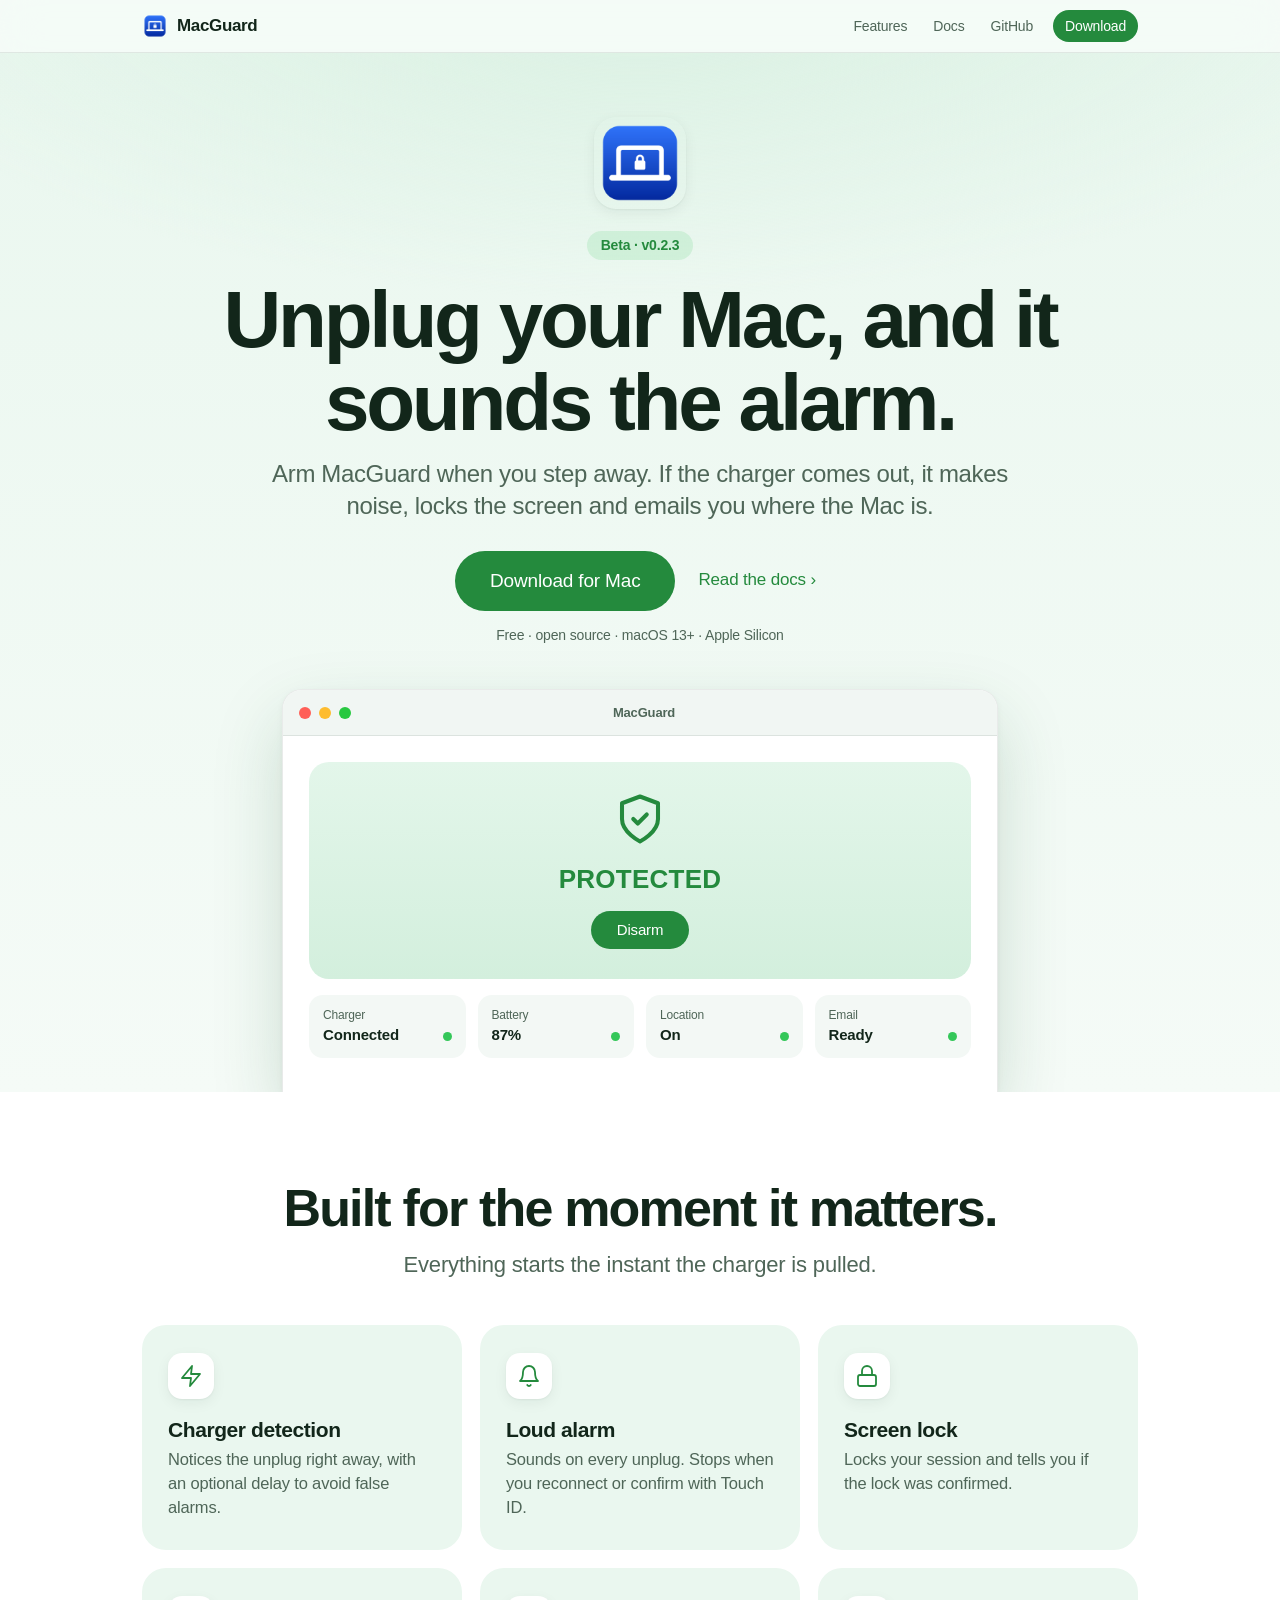
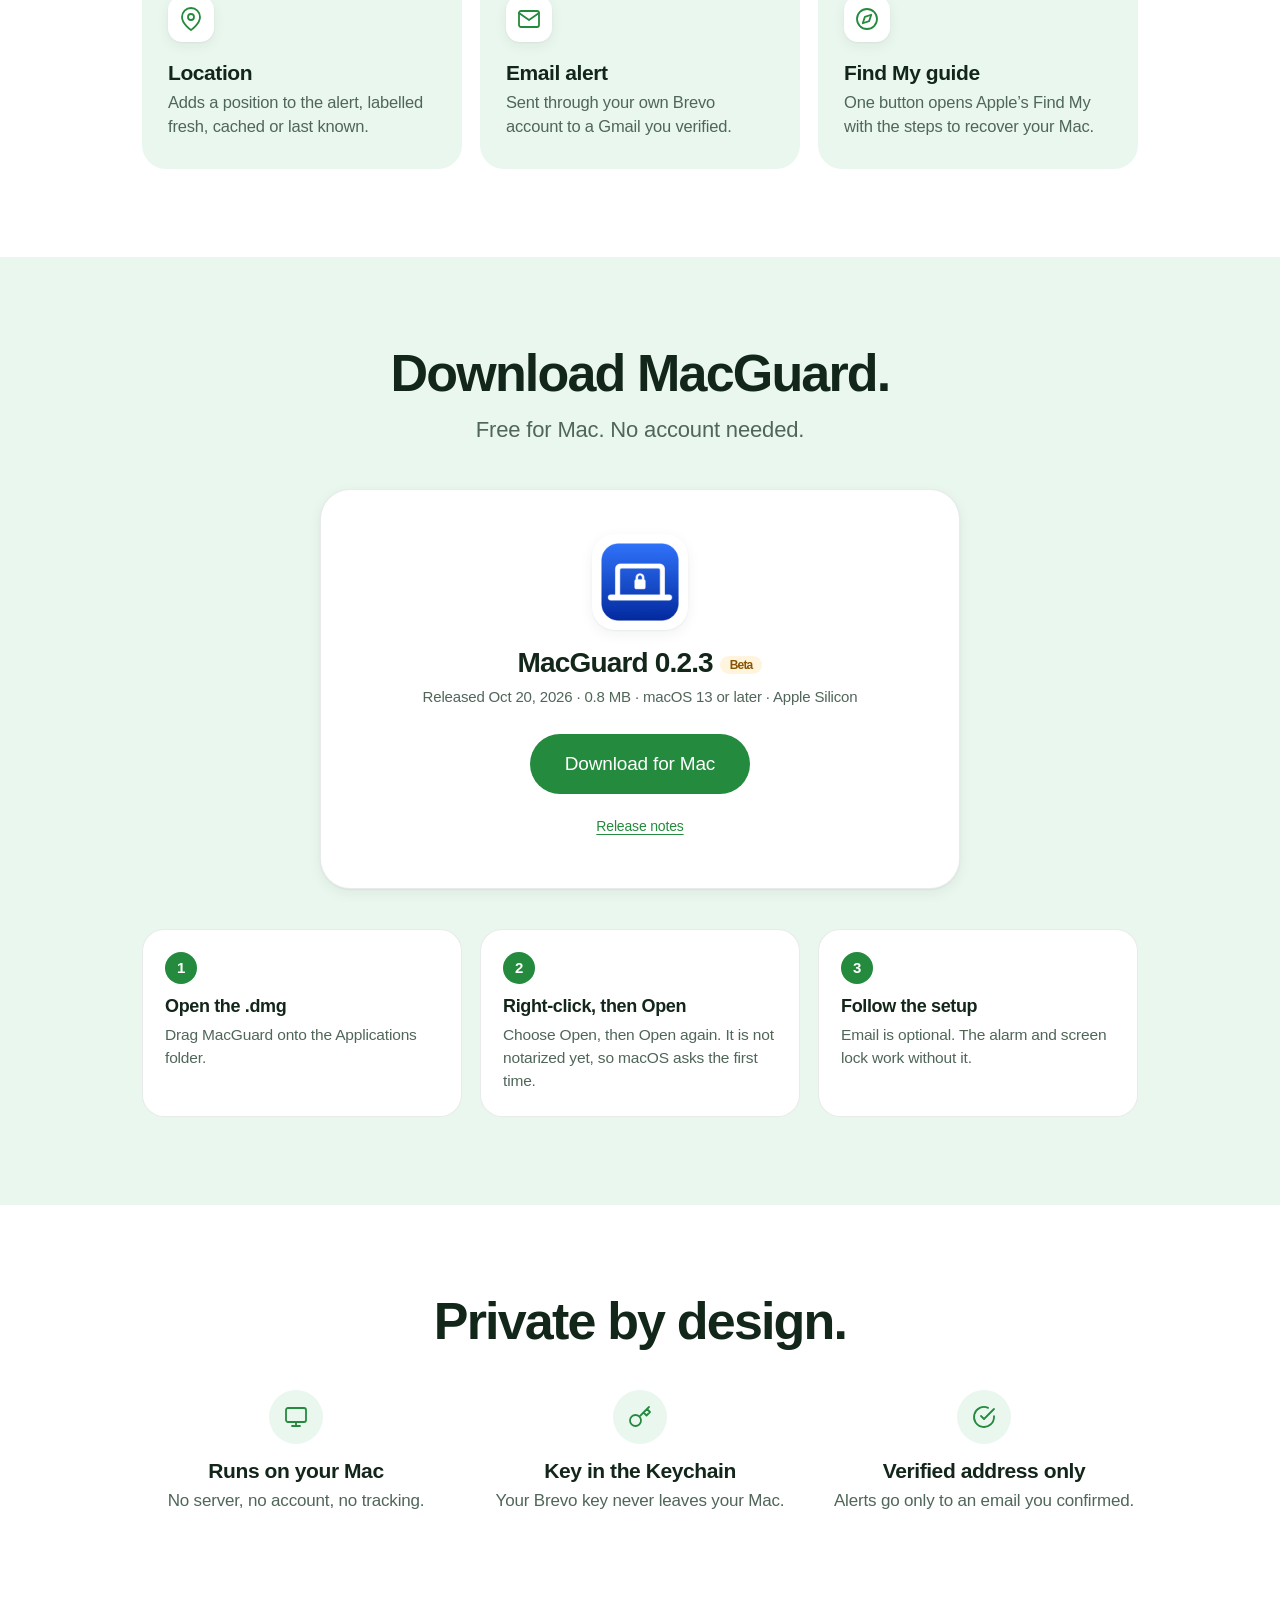
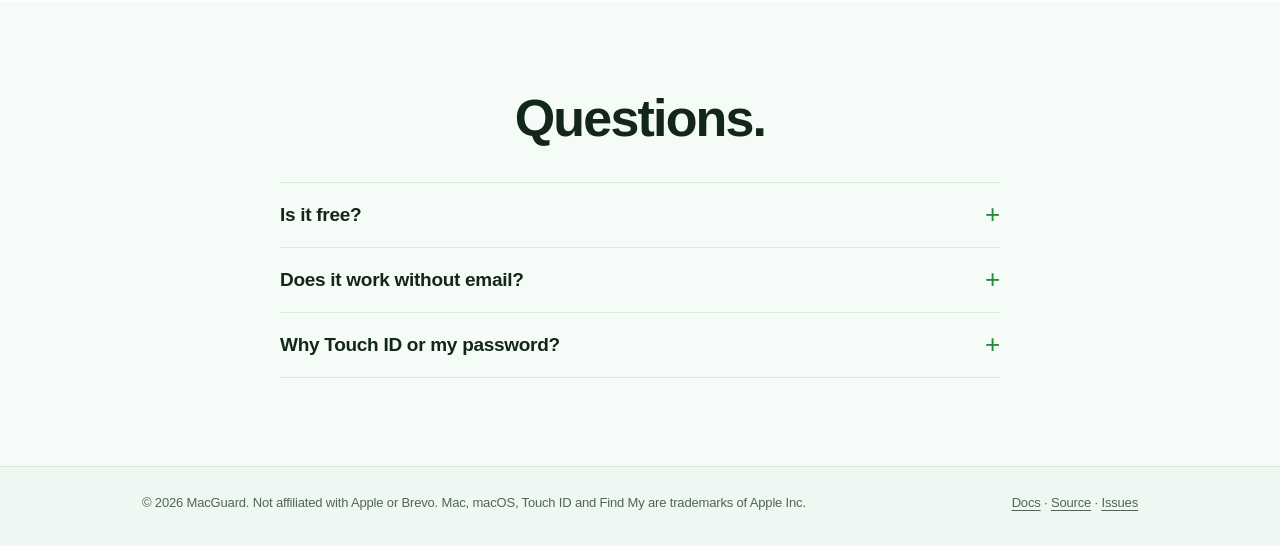
<file: index.html>
<!doctype html>
<html lang="en">
<head>
  <meta charset="utf-8">
  <meta name="viewport" content="width=device-width, initial-scale=1">
  <title>MacGuard — Anti-theft alarm for your Mac</title>
  <meta name="description" content="Unplug the charger while armed and MacGuard sounds an alarm, locks the screen and emails you the Mac's location. Free and open source for macOS.">
  <meta name="color-scheme" content="light">
  <meta name="theme-color" content="#eaf7ef">
  <meta property="og:title" content="MacGuard — Anti-theft alarm for your Mac">
  <meta property="og:description" content="Alarm, screen lock, location and an email alert when your charger is unplugged.">
  <meta property="og:image" content="assets/icon.png">
  <link rel="icon" href="assets/favicon.png" type="image/png">
  <link rel="apple-touch-icon" href="assets/apple-touch-icon.png">
  <link rel="stylesheet" href="assets/styles.css">
</head>
<body>
<a class="skip" href="#main">Skip to content</a>

<header class="nav">
  <div class="wrap">
    <a class="brand" href="#top"><img src="assets/icon.png" alt="" width="26" height="26"> MacGuard</a>
    <nav aria-label="Main">
      <a class="hide-sm" href="#features">Features</a>
      <a class="hide-sm" href="docs.html">Docs</a>
      <a class="hide-sm" href="https://github.com/prasodium/MacGuard">GitHub</a>
      <a class="pill" href="#download">Download</a>
    </nav>
  </div>
</header>

<main id="main">
  <section class="hero" id="top">
    <div class="wrap">
      <img class="app-icon" src="assets/icon.png" alt="MacGuard app icon" width="92" height="92">
      <span class="eyebrow">Beta · v0.2.3</span>
      <h1>Unplug your Mac, and it sounds the alarm.</h1>
      <p class="lede">Arm MacGuard when you step away. If the charger comes out, it makes noise, locks the screen and emails you where the Mac is.</p>
      <div class="cta">
        <a class="btn primary big" href="#download">Download for Mac</a>
        <a class="btn ghost" href="docs.html">Read the docs &rsaquo;</a>
      </div>
      <p class="meta">Free · open source · macOS 13+ · Apple Silicon</p>
    </div>

    <div class="stage" aria-hidden="true">
      <div class="window">
        <div class="bar"><span class="dot"></span><span class="dot"></span><span class="dot"></span><b>MacGuard</b></div>
        <div class="body">
          <div class="status"><svg viewBox="0 0 24 24" fill="none" stroke="currentColor" stroke-width="1.8" stroke-linecap="round" stroke-linejoin="round" aria-hidden="true"><path d="M12 22s8-4 8-10V5l-8-3-8 3v7c0 6 8 10 8 10z"/><polyline points="9 12 11 14 15 10"/></svg><div class="big">PROTECTED</div><span class="pill">Disarm</span></div>
          <div class="cards">
            <div class="card-s"><span><small>Charger</small>Connected</span><i></i></div>
            <div class="card-s"><span><small>Battery</small>87%</span><i></i></div>
            <div class="card-s"><span><small>Location</small>On</span><i></i></div>
            <div class="card-s"><span><small>Email</small>Ready</span><i></i></div>
          </div>
        </div>
      </div>
    </div>
  </section>

  <section class="white" id="features">
    <div class="wrap">
      <div class="center"><h2>Built for the moment it matters.</h2><p class="sub">Everything starts the instant the charger is pulled.</p></div>
      <div class="grid">
        <div class="tile"><div class="ic"><svg viewBox="0 0 24 24" fill="none" stroke="currentColor" stroke-width="1.8" stroke-linecap="round" stroke-linejoin="round" aria-hidden="true"><polygon points="13 2 3 14 12 14 11 22 21 10 12 10 13 2"/></svg></div><h3>Charger detection</h3><p>Notices the unplug right away, with an optional delay to avoid false alarms.</p></div>
        <div class="tile"><div class="ic"><svg viewBox="0 0 24 24" fill="none" stroke="currentColor" stroke-width="1.8" stroke-linecap="round" stroke-linejoin="round" aria-hidden="true"><path d="M18 8A6 6 0 0 0 6 8c0 7-3 9-3 9h18s-3-2-3-9"/><path d="M13.73 21a2 2 0 0 1-3.46 0"/></svg></div><h3>Loud alarm</h3><p>Sounds on every unplug. Stops when you reconnect or confirm with Touch ID.</p></div>
        <div class="tile"><div class="ic"><svg viewBox="0 0 24 24" fill="none" stroke="currentColor" stroke-width="1.8" stroke-linecap="round" stroke-linejoin="round" aria-hidden="true"><rect x="3" y="11" width="18" height="11" rx="2"/><path d="M7 11V7a5 5 0 0 1 10 0v4"/></svg></div><h3>Screen lock</h3><p>Locks your session and tells you if the lock was confirmed.</p></div>
        <div class="tile"><div class="ic"><svg viewBox="0 0 24 24" fill="none" stroke="currentColor" stroke-width="1.8" stroke-linecap="round" stroke-linejoin="round" aria-hidden="true"><path d="M21 10c0 7-9 13-9 13s-9-6-9-13a9 9 0 0 1 18 0z"/><circle cx="12" cy="10" r="3"/></svg></div><h3>Location</h3><p>Adds a position to the alert, labelled fresh, cached or last known.</p></div>
        <div class="tile"><div class="ic"><svg viewBox="0 0 24 24" fill="none" stroke="currentColor" stroke-width="1.8" stroke-linecap="round" stroke-linejoin="round" aria-hidden="true"><path d="M4 4h16c1.1 0 2 .9 2 2v12c0 1.1-.9 2-2 2H4c-1.1 0-2-.9-2-2V6c0-1.1.9-2 2-2z"/><polyline points="22,6 12,13 2,6"/></svg></div><h3>Email alert</h3><p>Sent through your own Brevo account to a Gmail you verified.</p></div>
        <div class="tile"><div class="ic"><svg viewBox="0 0 24 24" fill="none" stroke="currentColor" stroke-width="1.8" stroke-linecap="round" stroke-linejoin="round" aria-hidden="true"><circle cx="12" cy="12" r="10"/><polygon points="16.24 7.76 14.12 14.12 7.76 16.24 9.88 9.88 16.24 7.76"/></svg></div><h3>Find My guide</h3><p>One button opens Apple&rsquo;s Find My with the steps to recover your Mac.</p></div>
      </div>
    </div>
  </section>

  <section class="tint" id="download">
    <div class="wrap">
      <div class="center"><h2>Download MacGuard.</h2><p class="sub">Free for Mac. No account needed.</p></div>
      <div class="dl-card">
        <img src="assets/icon.png" alt="" width="96" height="96">
        <h3>MacGuard 0.2.3 <span class="badge beta">Beta</span></h3>
        <p class="meta">Released Oct 20, 2026 · 0.8 MB · macOS 13 or later · Apple Silicon</p>
        <a class="btn primary big" href="https://github.com/prasodium/MacGuard/releases/download/v0.2.3/MacGuard-0.2.3.dmg">Download for Mac</a>
        <p class="fine"><a href="https://github.com/prasodium/MacGuard/releases/tag/v0.2.3">Release notes</a></p>
      </div>
      <ol class="steps">
        <li><h3>Open the .dmg</h3><p>Drag MacGuard onto the Applications folder.</p></li>
        <li><h3>Right-click, then Open</h3><p>Choose Open, then Open again. It is not notarized yet, so macOS asks the first time.</p></li>
        <li><h3>Follow the setup</h3><p>Email is optional. The alarm and screen lock work without it.</p></li>
      </ol>
    </div>
  </section>

  <section class="white" id="limits">
    <div class="wrap">
      <div class="center"><h2>Private by design.</h2></div>
      <div class="cols" style="margin-top:40px">
        <div><div class="glyph"><svg viewBox="0 0 24 24" fill="none" stroke="currentColor" stroke-width="1.8" stroke-linecap="round" stroke-linejoin="round" aria-hidden="true"><rect x="2" y="3" width="20" height="14" rx="2"/><line x1="8" y1="21" x2="16" y2="21"/><line x1="12" y1="17" x2="12" y2="21"/></svg></div><h3>Runs on your Mac</h3><p>No server, no account, no tracking.</p></div>
        <div><div class="glyph"><svg viewBox="0 0 24 24" fill="none" stroke="currentColor" stroke-width="1.8" stroke-linecap="round" stroke-linejoin="round" aria-hidden="true"><path d="M21 2l-2 2m-7.61 7.61a5.5 5.5 0 1 1-7.78 7.78 5.5 5.5 0 0 1 7.78-7.78zm0 0L15.5 7.5m0 0l3 3L22 7l-3-3m-3.5 3.5L19 4"/></svg></div><h3>Key in the Keychain</h3><p>Your Brevo key never leaves your Mac.</p></div>
        <div><div class="glyph"><svg viewBox="0 0 24 24" fill="none" stroke="currentColor" stroke-width="1.8" stroke-linecap="round" stroke-linejoin="round" aria-hidden="true"><path d="M22 11.08V12a10 10 0 1 1-5.93-9.14"/><polyline points="22 4 12 14.01 9 11.01"/></svg></div><h3>Verified address only</h3><p>Alerts go only to an email you confirmed.</p></div>
      </div>
    </div>
  </section>

  <section id="faq">
    <div class="wrap">
      <div class="center"><h2>Questions.</h2></div>
      <div class="faq" style="margin-top:36px">
        <details><summary>Is it free?</summary><p>Yes, and open source. Brevo&rsquo;s free plan is enough for alerts.</p></details>
        <details><summary>Does it work without email?</summary><p>Yes. The alarm and screen lock need no setup.</p></details>
        <details><summary>Why Touch ID or my password?</summary><p>To stop the alarm, disarm, or change email settings. MacGuard never sees your password.</p></details>
      </div>
    </div>
  </section>
</main>

<footer>
  <div class="wrap">
    <div>© 2026 MacGuard. Not affiliated with Apple or Brevo. Mac, macOS, Touch ID and Find My are trademarks of Apple Inc.</div>
    <div><a href="docs.html">Docs</a> · <a href="https://github.com/prasodium/MacGuard">Source</a> · <a href="https://github.com/prasodium/MacGuard/issues">Issues</a></div>
  </div>
</footer>
</body>
</html>
</file>
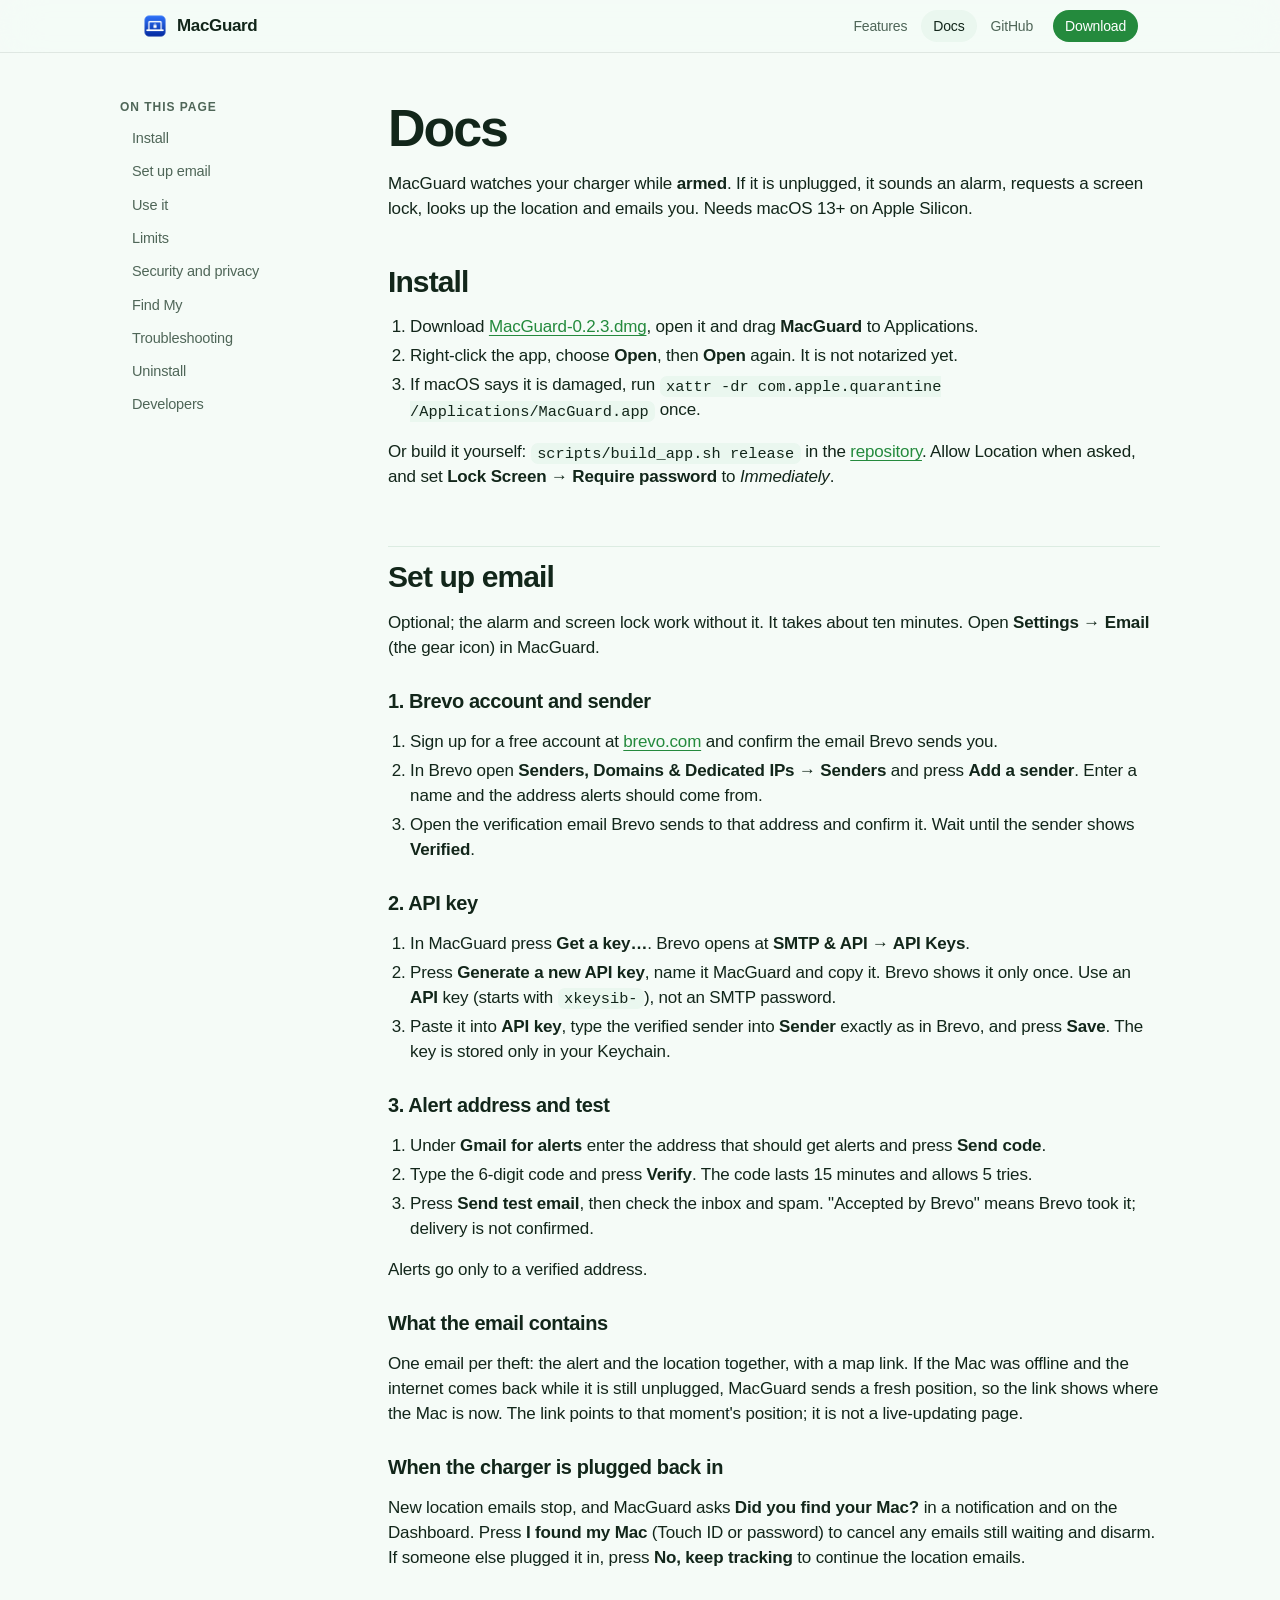
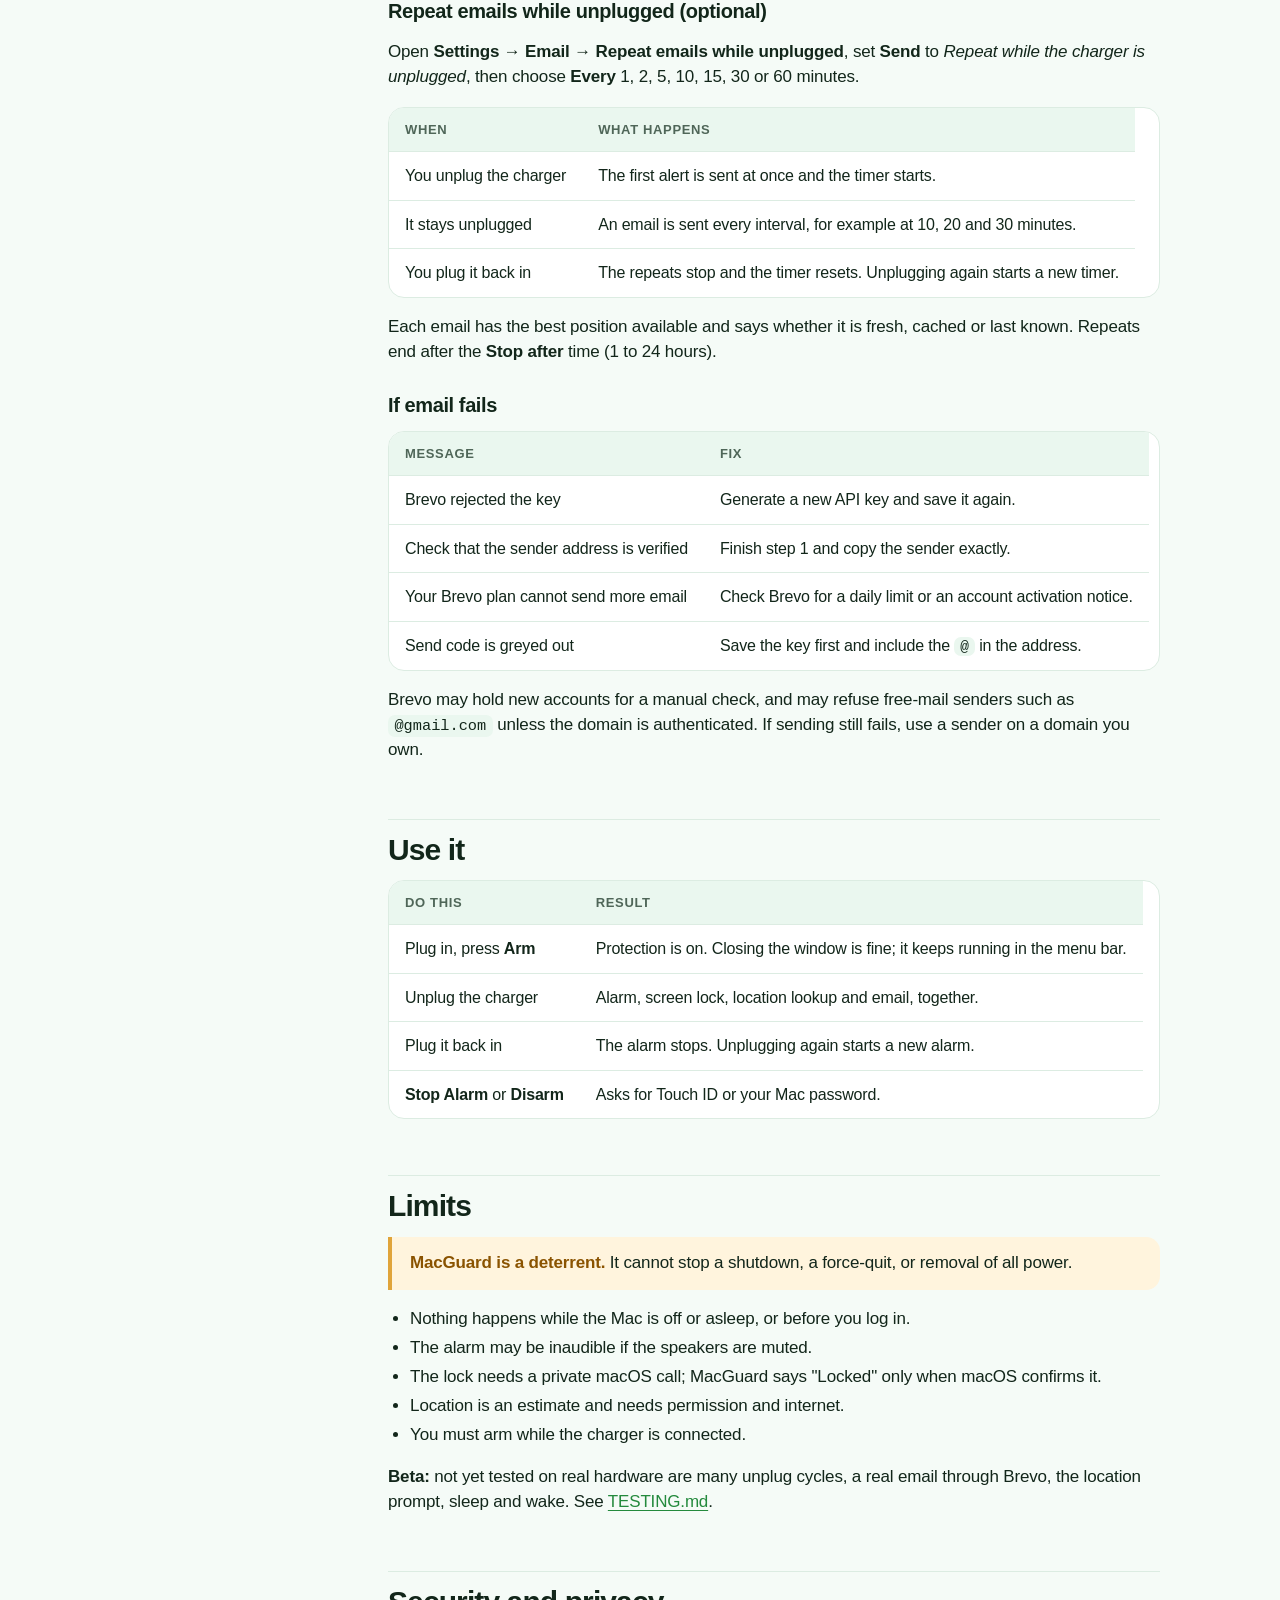
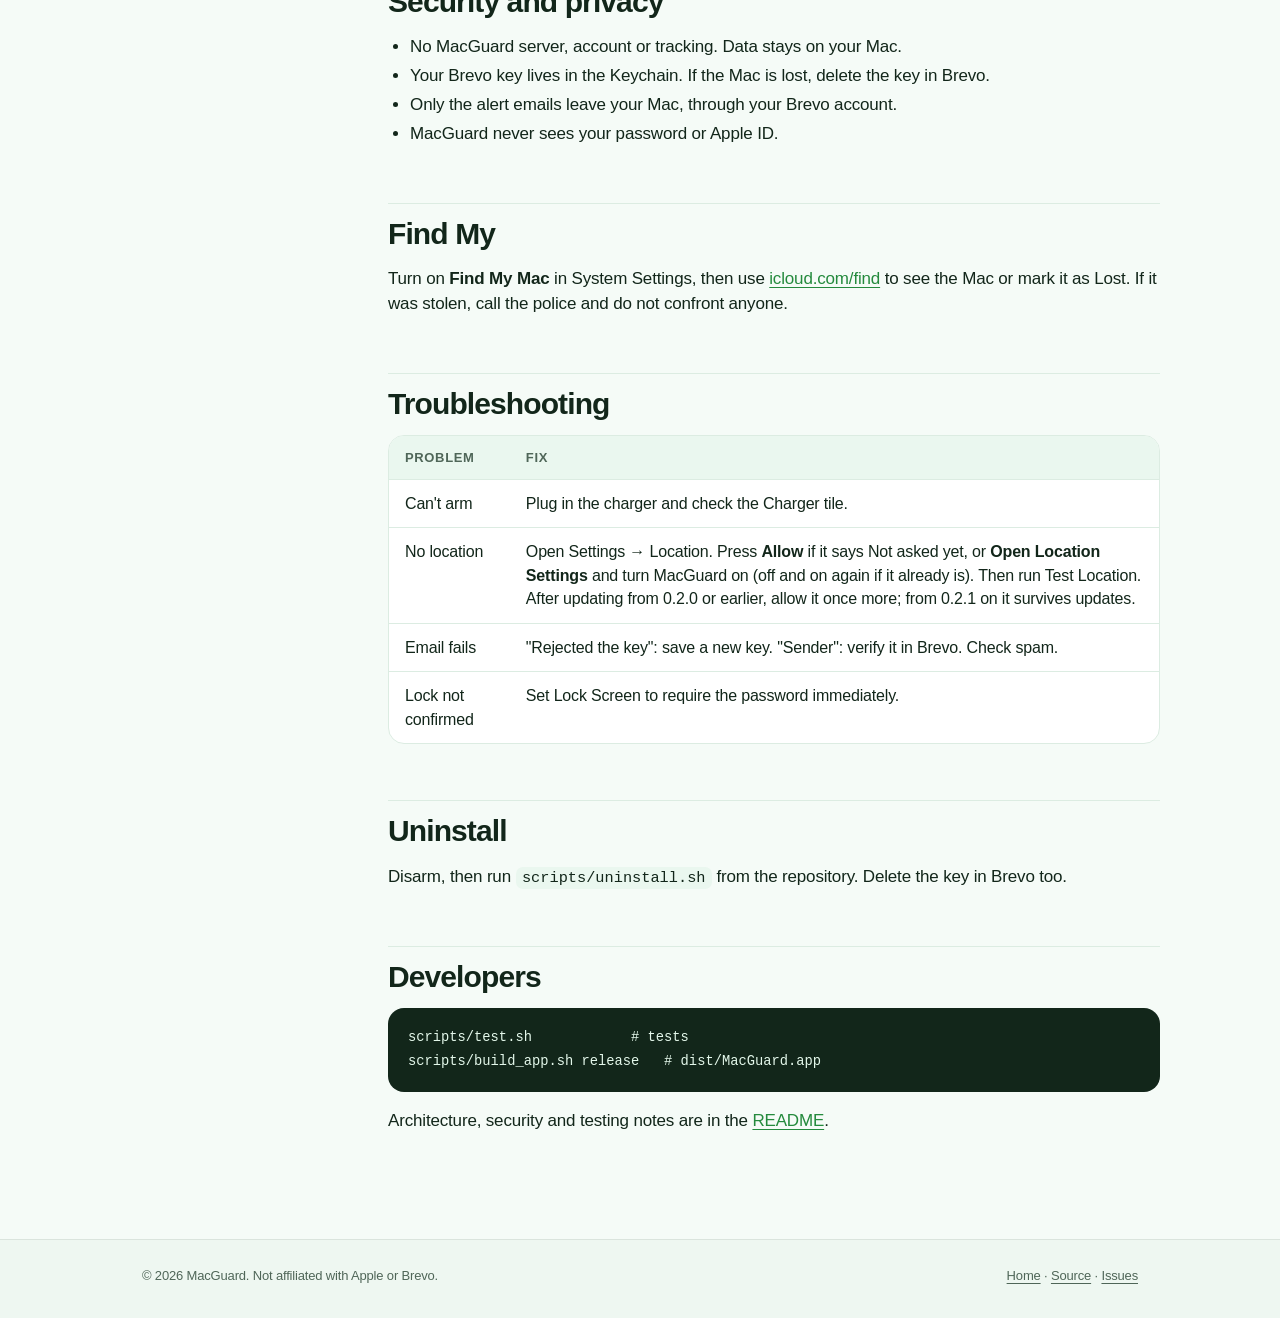
<file: docs.html>
<!doctype html>
<html lang="en">
<head>
  <meta charset="utf-8">
  <meta name="viewport" content="width=device-width, initial-scale=1">
  <title>MacGuard docs</title>
  <meta name="description" content="Install, set up and use MacGuard, plus its limits, security and troubleshooting.">
  <meta name="color-scheme" content="light">
  <meta name="theme-color" content="#e2f5e8">
  <link rel="icon" href="assets/favicon.png" type="image/png">
  <link rel="apple-touch-icon" href="assets/apple-touch-icon.png">
  <link rel="stylesheet" href="assets/styles.css">
</head>
<body>
<a class="skip" href="#doc">Skip to content</a>
<header class="nav">
  <div class="wrap">
    <a class="brand" href="index.html"><img src="assets/icon.png" alt="" width="26" height="26"> MacGuard</a>
    <nav aria-label="Main">
      <a class="hide-sm" href="index.html#features">Features</a>
      <a href="docs.html" aria-current="page">Docs</a>
      <a class="hide-sm" href="https://github.com/prasodium/MacGuard">GitHub</a>
      <a class="pill" href="index.html#download">Download</a>
    </nav>
  </div>
</header>

<div class="wrap docs">
  <aside class="toc" aria-label="On this page">
    <h2>On this page</h2>
    <ol>
      <li><a href="#install">Install</a></li>
      <li><a href="#email">Set up email</a></li>
      <li><a href="#use">Use it</a></li>
      <li><a href="#limits">Limits</a></li>
      <li><a href="#security">Security and privacy</a></li>
      <li><a href="#findmy">Find My</a></li>
      <li><a href="#troubleshooting">Troubleshooting</a></li>
      <li><a href="#uninstall">Uninstall</a></li>
      <li><a href="#develop">Developers</a></li>
    </ol>
  </aside>

  <article class="doc" id="doc">
    <h1>Docs</h1>
    <p>MacGuard watches your charger while <strong>armed</strong>. If it is unplugged, it sounds an alarm, requests a screen lock, looks up the location and emails you. Needs macOS 13+ on Apple Silicon.</p>

    <h2 id="install">Install</h2>
    <ol>
      <li>Download <a href="https://github.com/prasodium/MacGuard/releases/download/v0.2.3/MacGuard-0.2.3.dmg">MacGuard-0.2.3.dmg</a>, open it and drag <strong>MacGuard</strong> to Applications.</li>
      <li>Right-click the app, choose <strong>Open</strong>, then <strong>Open</strong> again. It is not notarized yet.</li>
      <li>If macOS says it is damaged, run <code>xattr -dr com.apple.quarantine /Applications/MacGuard.app</code> once.</li>
    </ol>
    <p>Or build it yourself: <code>scripts/build_app.sh release</code> in the <a href="https://github.com/prasodium/MacGuard">repository</a>. Allow Location when asked, and set <strong>Lock Screen → Require password</strong> to <em>Immediately</em>.</p>

    <h2 id="email">Set up email</h2>
    <p>Optional; the alarm and screen lock work without it. It takes about ten minutes. Open <strong>Settings → Email</strong> (the gear icon) in MacGuard.</p>

    <h3>1. Brevo account and sender</h3>
    <ol>
      <li>Sign up for a free account at <a href="https://www.brevo.com">brevo.com</a> and confirm the email Brevo sends you.</li>
      <li>In Brevo open <strong>Senders, Domains &amp; Dedicated IPs → Senders</strong> and press <strong>Add a sender</strong>. Enter a name and the address alerts should come from.</li>
      <li>Open the verification email Brevo sends to that address and confirm it. Wait until the sender shows <strong>Verified</strong>.</li>
    </ol>

    <h3>2. API key</h3>
    <ol>
      <li>In MacGuard press <strong>Get a key…</strong>. Brevo opens at <strong>SMTP &amp; API → API Keys</strong>.</li>
      <li>Press <strong>Generate a new API key</strong>, name it MacGuard and copy it. Brevo shows it only once. Use an <strong>API</strong> key (starts with <code>xkeysib-</code>), not an SMTP password.</li>
      <li>Paste it into <strong>API key</strong>, type the verified sender into <strong>Sender</strong> exactly as in Brevo, and press <strong>Save</strong>. The key is stored only in your Keychain.</li>
    </ol>

    <h3>3. Alert address and test</h3>
    <ol>
      <li>Under <strong>Gmail for alerts</strong> enter the address that should get alerts and press <strong>Send code</strong>.</li>
      <li>Type the 6-digit code and press <strong>Verify</strong>. The code lasts 15 minutes and allows 5 tries.</li>
      <li>Press <strong>Send test email</strong>, then check the inbox and spam. "Accepted by Brevo" means Brevo took it; delivery is not confirmed.</li>
    </ol>
    <p>Alerts go only to a verified address.</p>

    <h3>What the email contains</h3>
    <p>One email per theft: the alert and the location together, with a map link. If the Mac was offline and the internet comes back while it is still unplugged, MacGuard sends a fresh position, so the link shows where the Mac is now. The link points to that moment's position; it is not a live-updating page.</p>

    <h3>When the charger is plugged back in</h3>
    <p>New location emails stop, and MacGuard asks <strong>Did you find your Mac?</strong> in a notification and on the Dashboard. Press <strong>I found my Mac</strong> (Touch ID or password) to cancel any emails still waiting and disarm. If someone else plugged it in, press <strong>No, keep tracking</strong> to continue the location emails.</p>

    <h3>Repeat emails while unplugged (optional)</h3>
    <p>Open <strong>Settings → Email → Repeat emails while unplugged</strong>, set <strong>Send</strong> to <em>Repeat while the charger is unplugged</em>, then choose <strong>Every</strong> 1, 2, 5, 10, 15, 30 or 60 minutes.</p>
    <table>
      <tr><th>When</th><th>What happens</th></tr>
      <tr><td>You unplug the charger</td><td>The first alert is sent at once and the timer starts.</td></tr>
      <tr><td>It stays unplugged</td><td>An email is sent every interval, for example at 10, 20 and 30 minutes.</td></tr>
      <tr><td>You plug it back in</td><td>The repeats stop and the timer resets. Unplugging again starts a new timer.</td></tr>
    </table>
    <p>Each email has the best position available and says whether it is fresh, cached or last known. Repeats end after the <strong>Stop after</strong> time (1 to 24 hours).</p>

    <h3>If email fails</h3>
    <table>
      <tr><th>Message</th><th>Fix</th></tr>
      <tr><td>Brevo rejected the key</td><td>Generate a new API key and save it again.</td></tr>
      <tr><td>Check that the sender address is verified</td><td>Finish step 1 and copy the sender exactly.</td></tr>
      <tr><td>Your Brevo plan cannot send more email</td><td>Check Brevo for a daily limit or an account activation notice.</td></tr>
      <tr><td>Send code is greyed out</td><td>Save the key first and include the <code>@</code> in the address.</td></tr>
    </table>
    <p>Brevo may hold new accounts for a manual check, and may refuse free-mail senders such as <code>@gmail.com</code> unless the domain is authenticated. If sending still fails, use a sender on a domain you own.</p>

    <h2 id="use">Use it</h2>
    <table>
      <tr><th>Do this</th><th>Result</th></tr>
      <tr><td>Plug in, press <strong>Arm</strong></td><td>Protection is on. Closing the window is fine; it keeps running in the menu bar.</td></tr>
      <tr><td>Unplug the charger</td><td>Alarm, screen lock, location lookup and email, together.</td></tr>
      <tr><td>Plug it back in</td><td>The alarm stops. Unplugging again starts a new alarm.</td></tr>
      <tr><td><strong>Stop Alarm</strong> or <strong>Disarm</strong></td><td>Asks for Touch ID or your Mac password.</td></tr>
    </table>

    <h2 id="limits">Limits</h2>
    <div class="note"><strong>MacGuard is a deterrent.</strong> It cannot stop a shutdown, a force-quit, or removal of all power.</div>
    <ul>
      <li>Nothing happens while the Mac is off or asleep, or before you log in.</li>
      <li>The alarm may be inaudible if the speakers are muted.</li>
      <li>The lock needs a private macOS call; MacGuard says "Locked" only when macOS confirms it.</li>
      <li>Location is an estimate and needs permission and internet.</li>
      <li>You must arm while the charger is connected.</li>
    </ul>
    <p><strong>Beta:</strong> not yet tested on real hardware are many unplug cycles, a real email through Brevo, the location prompt, sleep and wake. See <a href="https://github.com/prasodium/MacGuard/blob/main/TESTING.md">TESTING.md</a>.</p>

    <h2 id="security">Security and privacy</h2>
    <ul>
      <li>No MacGuard server, account or tracking. Data stays on your Mac.</li>
      <li>Your Brevo key lives in the Keychain. If the Mac is lost, delete the key in Brevo.</li>
      <li>Only the alert emails leave your Mac, through your Brevo account.</li>
      <li>MacGuard never sees your password or Apple ID.</li>
    </ul>

    <h2 id="findmy">Find My</h2>
    <p>Turn on <strong>Find My Mac</strong> in System Settings, then use <a href="https://www.icloud.com/find">icloud.com/find</a> to see the Mac or mark it as Lost. If it was stolen, call the police and do not confront anyone.</p>

    <h2 id="troubleshooting">Troubleshooting</h2>
    <table>
      <tr><th>Problem</th><th>Fix</th></tr>
      <tr><td>Can't arm</td><td>Plug in the charger and check the Charger tile.</td></tr>
      <tr><td>No location</td><td>Open Settings → Location. Press <strong>Allow</strong> if it says Not asked yet, or <strong>Open Location Settings</strong> and turn MacGuard on (off and on again if it already is). Then run Test Location. After updating from 0.2.0 or earlier, allow it once more; from 0.2.1 on it survives updates.</td></tr>
      <tr><td>Email fails</td><td>"Rejected the key": save a new key. "Sender": verify it in Brevo. Check spam.</td></tr>
      <tr><td>Lock not confirmed</td><td>Set Lock Screen to require the password immediately.</td></tr>
    </table>

    <h2 id="uninstall">Uninstall</h2>
    <p>Disarm, then run <code>scripts/uninstall.sh</code> from the repository. Delete the key in Brevo too.</p>

    <h2 id="develop">Developers</h2>
    <pre><code>scripts/test.sh            # tests
scripts/build_app.sh release   # dist/MacGuard.app</code></pre>
    <p>Architecture, security and testing notes are in the <a href="https://github.com/prasodium/MacGuard#readme">README</a>.</p>
  </article>
</div>

<footer>
  <div class="wrap">
    <div>© 2026 MacGuard. Not affiliated with Apple or Brevo.</div>
    <div><a href="index.html">Home</a> · <a href="https://github.com/prasodium/MacGuard">Source</a> · <a href="https://github.com/prasodium/MacGuard/issues">Issues</a></div>
  </div>
</footer>
</body>
</html>
</file>
<file: assets/styles.css>
/* MacGuard website: light green, Apple-style. Plain CSS, system fonts, no external requests. */
:root {
  color-scheme: light;
  --bg: #f5fbf7; --white: #ffffff; --tint: #eaf7ef; --tint-2: #d8f0e1;
  --text: #12261a; --muted: #4f6658; --line: #dcece2; --hair: rgba(18, 38, 26, .09);
  --green: #248a3d; --green-hover: #1d7432; --green-bright: #34c759;
  --warn: #8a5300; --warn-bg: #fff4dd; --danger: #b42318;
  --code-bg: #12261a; --code-text: #e3f7ea;
  --shadow-sm: 0 1px 2px rgba(18,38,26,.05), 0 4px 14px rgba(18,38,26,.06);
  --shadow-lg: 0 2px 6px rgba(18,38,26,.05), 0 30px 70px rgba(26,90,50,.18);
  --max: 1040px;
}
* { box-sizing: border-box; }
html { scroll-behavior: smooth; scroll-padding-top: 70px; }
@media (prefers-reduced-motion: reduce) { html { scroll-behavior: auto; } * { transition: none !important; } }
body { margin: 0; background: var(--bg); color: var(--text); -webkit-font-smoothing: antialiased;
  font: 17px/1.47 -apple-system, BlinkMacSystemFont, "SF Pro Text", "Helvetica Neue", "Segoe UI", Roboto, Arial, sans-serif; letter-spacing: -.01em; }
a { color: var(--green); text-underline-offset: 3px; }
:focus-visible { outline: 3px solid var(--green-bright); outline-offset: 3px; border-radius: 8px; }
img { max-width: 100%; display: block; }
code, pre { font-family: ui-monospace, "SF Mono", SFMono-Regular, Menlo, Consolas, monospace; font-size: .9em; letter-spacing: 0; }
code { background: var(--tint); padding: .12em .42em; border-radius: 7px; }
pre { background: var(--code-bg); color: var(--code-text); padding: 18px 20px; border-radius: 16px; overflow-x: auto; line-height: 1.55; }
pre code { background: none; padding: 0; color: inherit; }
.wrap { max-width: var(--max); margin: 0 auto; padding: 0 22px; }
.skip { position: absolute; left: -999px; top: 8px; background: var(--green); color: #fff; padding: 8px 14px; border-radius: 10px; z-index: 100; }
.skip:focus { left: 12px; }

/* nav: slim, translucent */
.nav { position: sticky; top: 0; z-index: 50; background: rgba(245, 251, 247, .76); -webkit-backdrop-filter: saturate(180%) blur(20px); backdrop-filter: saturate(180%) blur(20px); border-bottom: 1px solid var(--hair); }
.nav .wrap { display: flex; align-items: center; gap: 6px; height: 52px; }
.brand { display: flex; align-items: center; gap: 9px; font-weight: 600; font-size: 17px; color: var(--text); text-decoration: none; letter-spacing: -.02em; }
.brand img { width: 26px; height: 26px; border-radius: 7px; }
.nav nav { margin-left: auto; display: flex; align-items: center; gap: 2px; }
.nav nav a { color: var(--muted); text-decoration: none; padding: 6px 12px; border-radius: 980px; font-size: 14px; }
.nav nav a:hover, .nav nav a[aria-current="page"] { color: var(--text); background: var(--tint); }
.nav nav a.pill { background: var(--green); color: #fff; margin-left: 6px; font-weight: 500; }
.nav nav a.pill:hover { background: var(--green-hover); }
@media (max-width: 640px) { .nav nav a.hide-sm { display: none; } }

/* buttons */
.btn { display: inline-flex; align-items: center; justify-content: center; padding: 12px 24px; border-radius: 980px; font-size: 17px; font-weight: 500; text-decoration: none; border: 1px solid transparent; background: var(--white); color: var(--green); }
.btn.primary { background: var(--green); color: #fff; }
.btn.primary:hover { background: var(--green-hover); }
.btn.ghost { background: transparent; color: var(--green); padding-inline: 8px; }
.btn.ghost:hover { text-decoration: underline; text-underline-offset: 4px; }
.btn.big { padding: 15px 34px; font-size: 19px; }
.cta { display: flex; gap: 14px; flex-wrap: wrap; justify-content: center; align-items: center; margin-top: 28px; }

/* hero */
.hero { text-align: center; padding: 64px 0 0; background: radial-gradient(1200px 500px at 50% -10%, var(--tint-2) 0%, rgba(216,240,225,0) 70%), linear-gradient(180deg, var(--tint) 0%, var(--bg) 100%); overflow: hidden; }
.hero .app-icon { width: 92px; height: 92px; margin: 0 auto 22px; border-radius: 22px; box-shadow: var(--shadow-sm); }
.eyebrow { display: inline-block; font-size: 14px; font-weight: 600; color: var(--green); background: rgba(52,199,89,.14); padding: 4px 14px; border-radius: 980px; }
h1 { font-size: clamp(40px, 7.2vw, 80px); line-height: 1.04; margin: 18px auto 14px; letter-spacing: -.04em; font-weight: 700; max-width: 12.5em; }
.lede { font-size: clamp(19px, 2.4vw, 24px); line-height: 1.35; color: var(--muted); max-width: 31em; margin: 0 auto; letter-spacing: -.015em; }
.meta { margin-top: 14px; color: var(--muted); font-size: 14px; }

/* app window mock-up */
.stage { margin: 44px auto 0; max-width: 760px; padding: 0 22px; }
.window { background: var(--white); border-radius: 20px 20px 0 0; box-shadow: var(--shadow-lg); border: 1px solid var(--hair); border-bottom: 0; overflow: hidden; text-align: left; }
.window .bar { display: flex; align-items: center; gap: 8px; padding: 13px 16px; background: #f1f6f3; border-bottom: 1px solid var(--hair); }
.window .dot { width: 12px; height: 12px; border-radius: 50%; background: #ff5f57; } .window .dot:nth-child(2) { background: #febc2e; } .window .dot:nth-child(3) { background: #28c840; }
.window .bar b { margin: 0 auto; font-size: 13px; font-weight: 600; color: var(--muted); padding-right: 52px; }
.window .body { padding: 26px 26px 34px; display: grid; gap: 16px; }
.status { text-align: center; padding: 30px 20px; border-radius: 20px; background: linear-gradient(180deg, #e3f6ea, #d3efdd); }
.status svg { width: 54px; height: 54px; color: var(--green); }
.status .big { font-size: 26px; font-weight: 700; color: var(--green); letter-spacing: .01em; margin: 6px 0 12px; }
.pill { display: inline-block; padding: 8px 26px; border-radius: 980px; background: var(--green); color: #fff; font-weight: 500; font-size: 15px; }
.cards { display: grid; grid-template-columns: repeat(4, 1fr); gap: 12px; }
.card-s { background: #f3f8f5; border-radius: 14px; padding: 12px 14px; font-size: 15px; font-weight: 600; display: flex; justify-content: space-between; align-items: flex-end; gap: 6px; }
.card-s small { display: block; color: var(--muted); font-weight: 500; font-size: 12px; }
.card-s i { width: 9px; height: 9px; border-radius: 50%; background: var(--green-bright); flex: none; margin-bottom: 5px; }
@media (max-width: 640px) { .cards { grid-template-columns: 1fr 1fr; } .window .body { padding: 18px 16px 26px; } }

/* sections */
section { padding: 88px 0; }
section.tint { background: var(--tint); }
section.white { background: var(--white); }
.center { text-align: center; }
h2 { font-size: clamp(32px, 5vw, 52px); line-height: 1.08; margin: 0 0 14px; letter-spacing: -.035em; font-weight: 700; }
.sub { font-size: clamp(18px, 2vw, 22px); color: var(--muted); max-width: 32em; margin: 0 auto 44px; line-height: 1.38; }
h3 { font-size: 21px; line-height: 1.2; margin: 0 0 6px; letter-spacing: -.02em; font-weight: 600; }
.grid { display: grid; gap: 18px; grid-template-columns: repeat(3, 1fr); }
@media (max-width: 860px) { .grid { grid-template-columns: 1fr 1fr; } }
@media (max-width: 560px) { .grid { grid-template-columns: 1fr; } }
.tile { background: var(--bg); border-radius: 24px; padding: 28px 26px 30px; }
.white .tile { background: var(--tint); }
.tile p { margin: 0; color: var(--muted); font-size: 16.5px; line-height: 1.45; }
.ic { width: 46px; height: 46px; border-radius: 14px; background: var(--white); color: var(--green); display: grid; place-items: center; margin-bottom: 18px; box-shadow: var(--shadow-sm); }
.white .ic { background: var(--white); }
.ic svg, .glyph svg { width: 24px; height: 24px; }

/* download */
.dl-card { background: var(--white); border-radius: 30px; box-shadow: var(--shadow-sm); padding: 44px 24px 38px; max-width: 640px; margin: 0 auto; text-align: center; border: 1px solid var(--hair); }
.dl-card img { width: 96px; height: 96px; margin: 0 auto 16px; border-radius: 23px; box-shadow: var(--shadow-sm); }
.dl-card h3 { font-size: 28px; letter-spacing: -.03em; }
.dl-card .meta { margin: 4px 0 26px; font-size: 15px; }
.badge { display: inline-block; font-size: 12px; font-weight: 600; padding: 2px 10px; border-radius: 980px; vertical-align: middle; }
.badge.beta { color: var(--warn); background: var(--warn-bg); }
.steps { list-style: none; padding: 0; margin: 40px auto 0; max-width: var(--max); display: grid; grid-template-columns: repeat(3, 1fr); gap: 18px; counter-reset: s; }
@media (max-width: 760px) { .steps { grid-template-columns: 1fr; } }
.steps li { counter-increment: s; background: var(--white); border-radius: 22px; padding: 22px 22px 24px; border: 1px solid var(--hair); }
.steps li::before { content: counter(s); display: grid; place-items: center; width: 32px; height: 32px; border-radius: 50%; background: var(--green); color: #fff; font-weight: 600; font-size: 15px; margin-bottom: 12px; }
.steps h3 { font-size: 18px; }
.steps p { margin: 4px 0 0; color: var(--muted); font-size: 15.5px; }
.fine { text-align: center; margin-top: 22px; font-size: 14px; color: var(--muted); }

/* highlights */
.cols { display: grid; grid-template-columns: repeat(3, 1fr); gap: 36px; text-align: center; }
@media (max-width: 760px) { .cols { grid-template-columns: 1fr; gap: 28px; } }
.glyph { width: 54px; height: 54px; border-radius: 50%; background: var(--tint); color: var(--green); display: grid; place-items: center; margin: 0 auto 14px; }
.cols p { margin: 0; color: var(--muted); }

/* faq */
.faq { max-width: 720px; margin: 0 auto; }
details { border-bottom: 1px solid var(--line); }
details:first-of-type { border-top: 1px solid var(--line); }
summary { cursor: pointer; font-weight: 600; font-size: 19px; padding: 18px 0; list-style: none; display: flex; justify-content: space-between; letter-spacing: -.015em; }
summary::-webkit-details-marker { display: none; }
summary::after { content: "+"; color: var(--green); font-size: 26px; line-height: 1; font-weight: 300; }
details[open] summary::after { content: "−"; }
details p { margin: 0 0 18px; color: var(--muted); }

footer { background: #eef7f1; border-top: 1px solid var(--hair); padding: 26px 0 34px; color: var(--muted); font-size: 13px; }
footer .wrap { display: flex; flex-wrap: wrap; gap: 8px 28px; justify-content: space-between; }
footer a { color: var(--muted); }

/* docs */
.note { border-left: 4px solid #e0a43a; background: var(--warn-bg); padding: 14px 18px; border-radius: 0 14px 14px 0; }
.note strong { color: var(--warn); }
.docs { display: grid; grid-template-columns: 220px minmax(0, 1fr); gap: 48px; padding: 48px 0 88px; }
.toc { position: sticky; top: 76px; align-self: start; max-height: calc(100vh - 100px); overflow: auto; font-size: 14.5px; }
.toc h2 { font-size: 12px; text-transform: uppercase; letter-spacing: .08em; color: var(--muted); margin: 0 0 8px; font-weight: 600; }
.toc ol { list-style: none; margin: 0; padding: 0; }
.toc a { display: block; padding: 6px 12px; color: var(--muted); text-decoration: none; border-radius: 10px; }
.toc a:hover { color: var(--text); background: var(--tint); }
.doc { min-width: 0; }
.doc h1 { font-size: clamp(34px, 5vw, 52px); margin: 0 0 12px; max-width: none; letter-spacing: -.04em; }
.doc h2 { font-size: 30px; margin: 56px 0 14px; padding-top: 14px; border-top: 1px solid var(--line); letter-spacing: -.03em; }
.doc h2:first-of-type { border-top: 0; margin-top: 30px; }
.doc h3 { font-size: 20px; margin: 28px 0 8px; letter-spacing: -.02em; }
.doc p, .doc li { max-width: 46em; }
.doc ul, .doc ol { padding-left: 1.3em; }
.doc li { margin: 4px 0; }
.doc table { border-collapse: separate; border-spacing: 0; width: 100%; margin: 14px 0; font-size: 16px; display: block; overflow-x: auto; border: 1px solid var(--line); border-radius: 16px; background: var(--white); }
.doc th, .doc td { text-align: left; border-bottom: 1px solid var(--line); padding: 12px 16px; vertical-align: top; }
.doc tr:last-child td { border-bottom: 0; }
.doc th { background: var(--tint); font-size: 13px; text-transform: uppercase; letter-spacing: .05em; color: var(--muted); }
.doc details { border: 1px solid var(--line); border-radius: 14px; padding: 2px 18px; margin-bottom: 10px; background: var(--white); }
.doc details:first-of-type { border-top: 1px solid var(--line); }
@media (max-width: 860px) { .docs { grid-template-columns: minmax(0, 1fr); } .toc { position: static; max-height: none; } }
body { overflow-x: hidden; }
</file>
